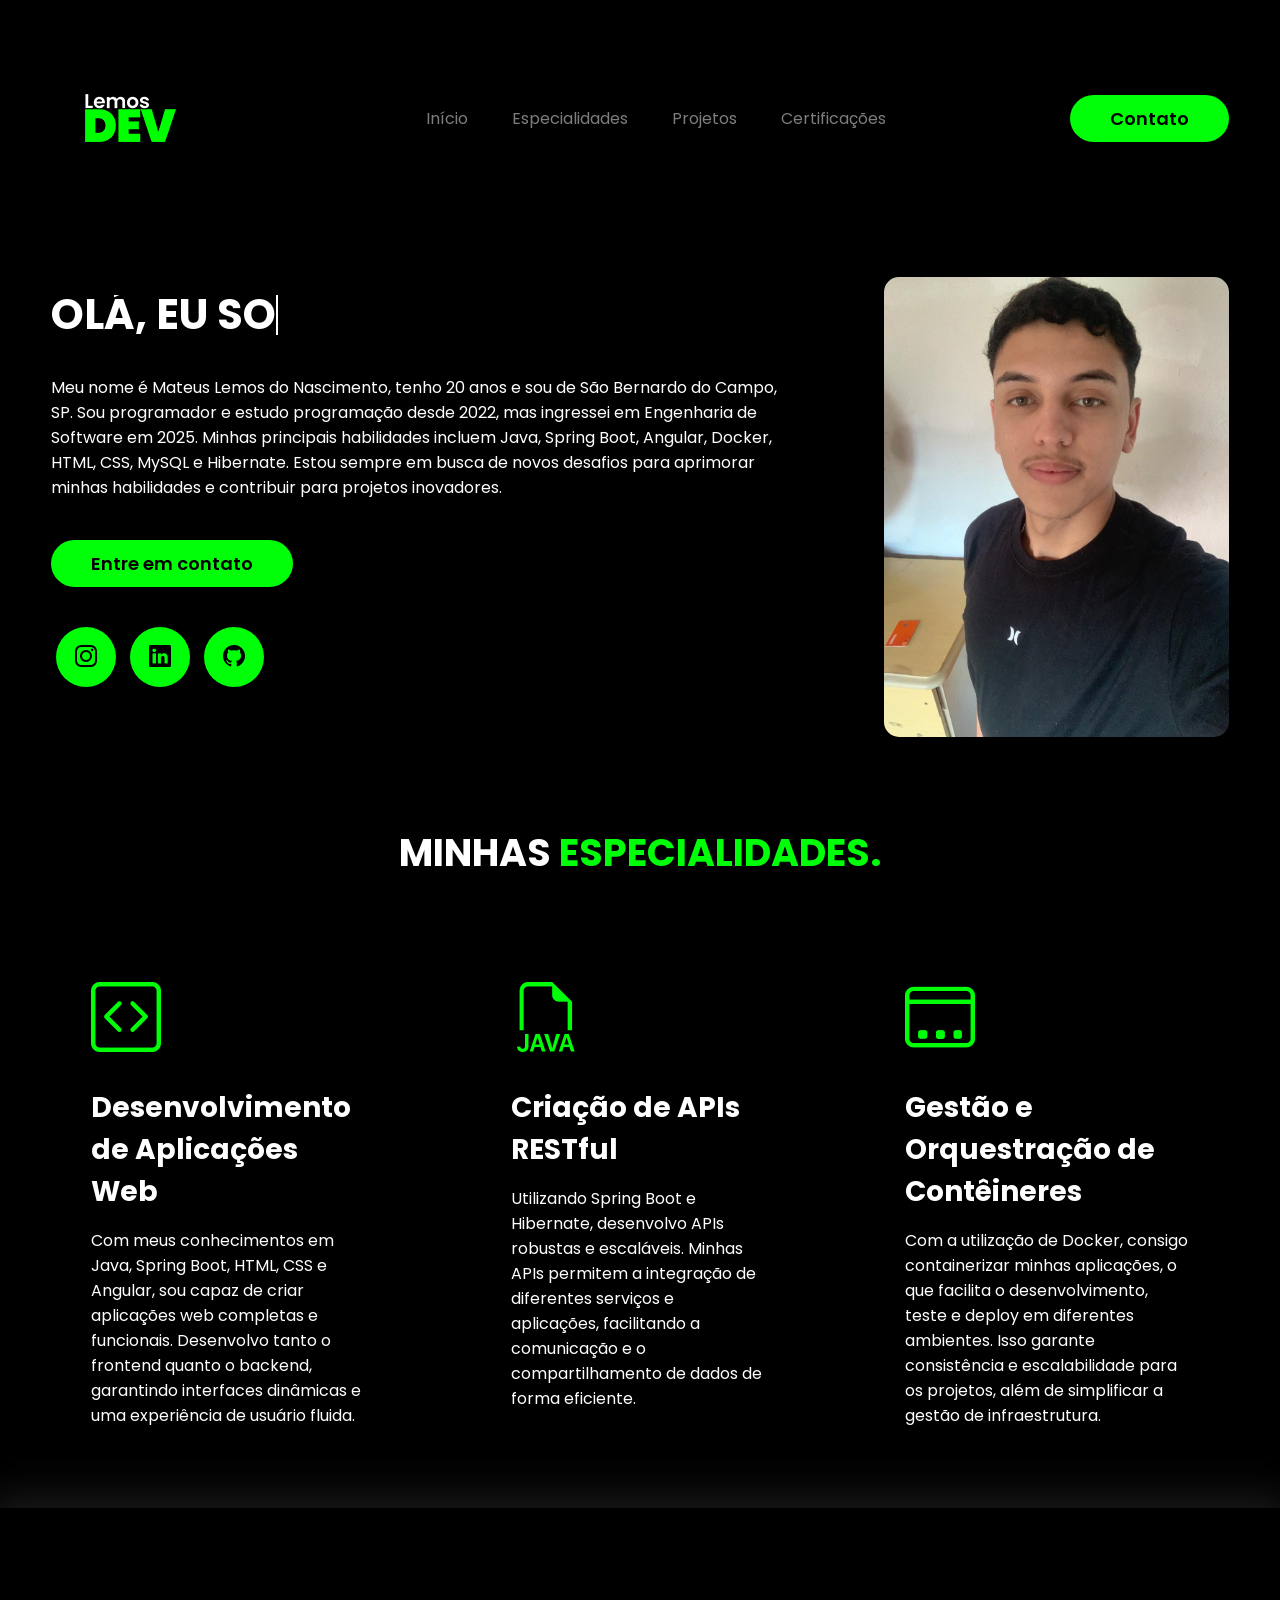
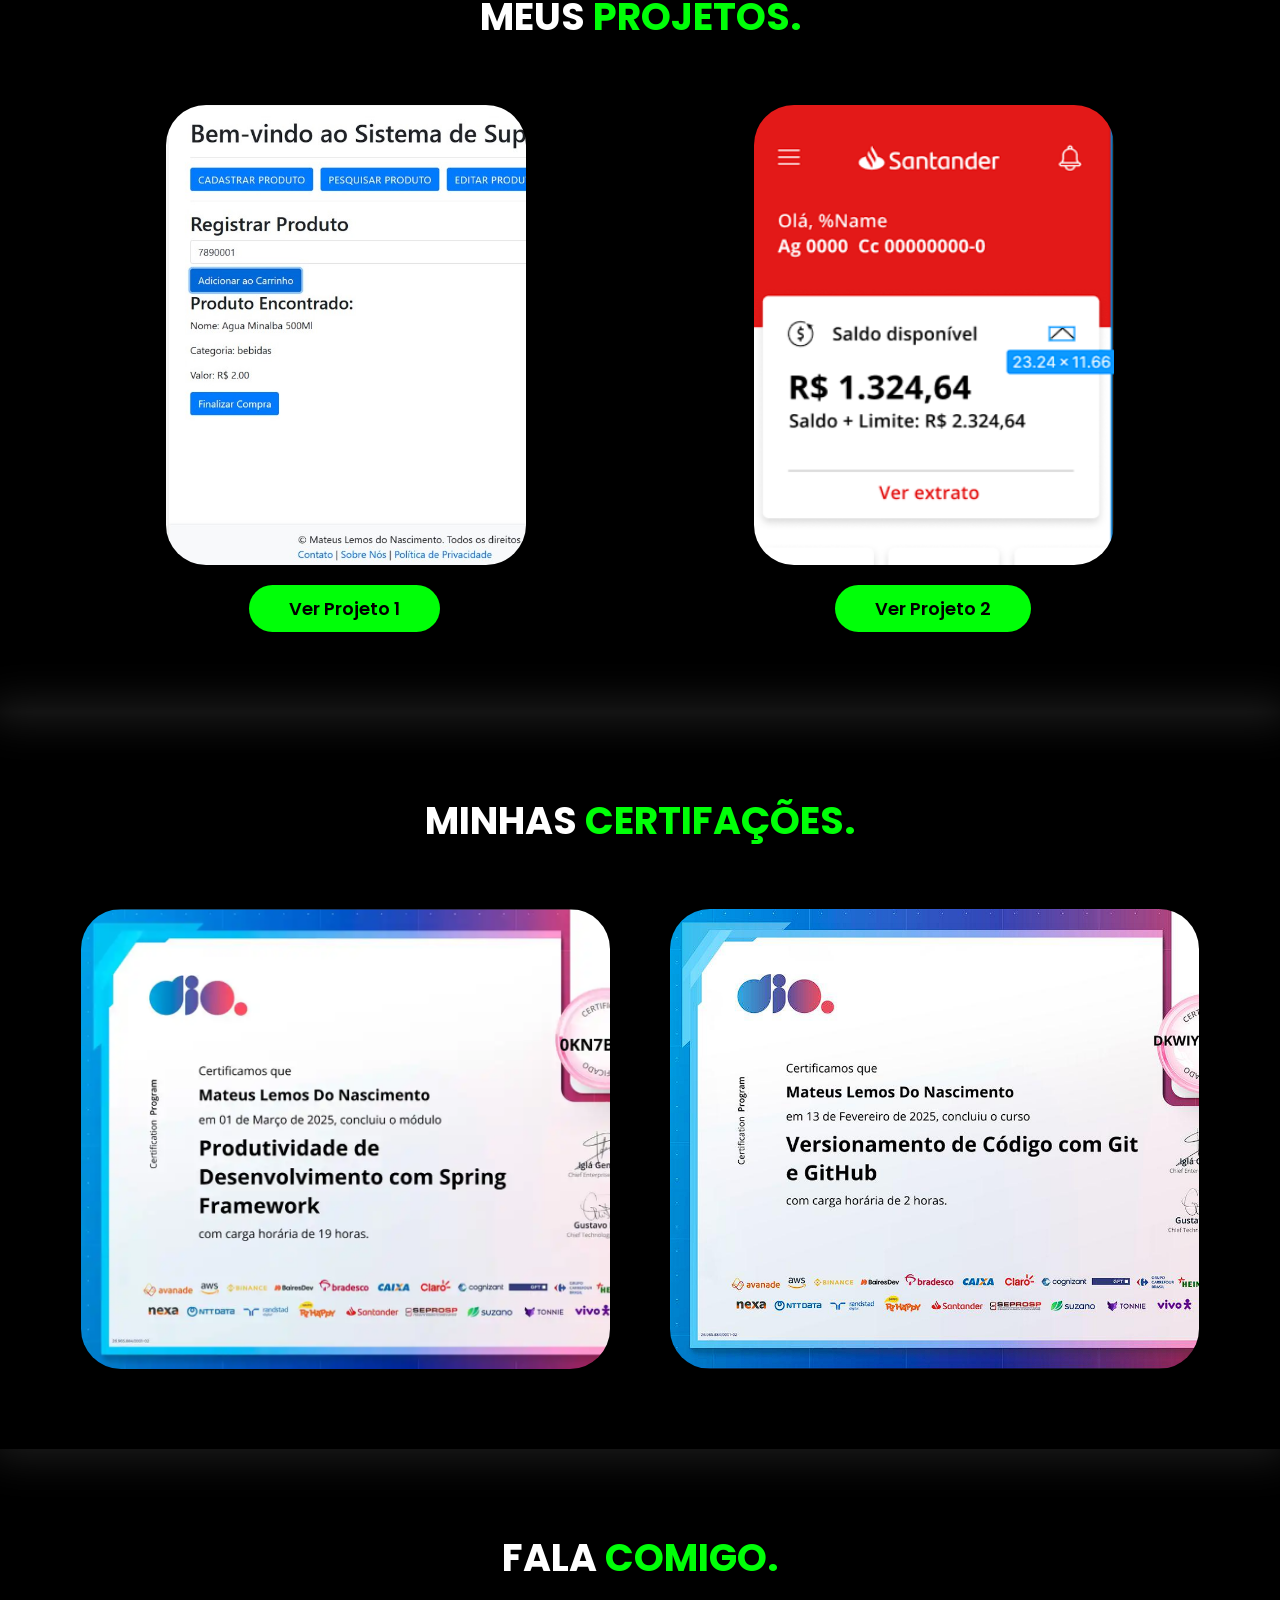
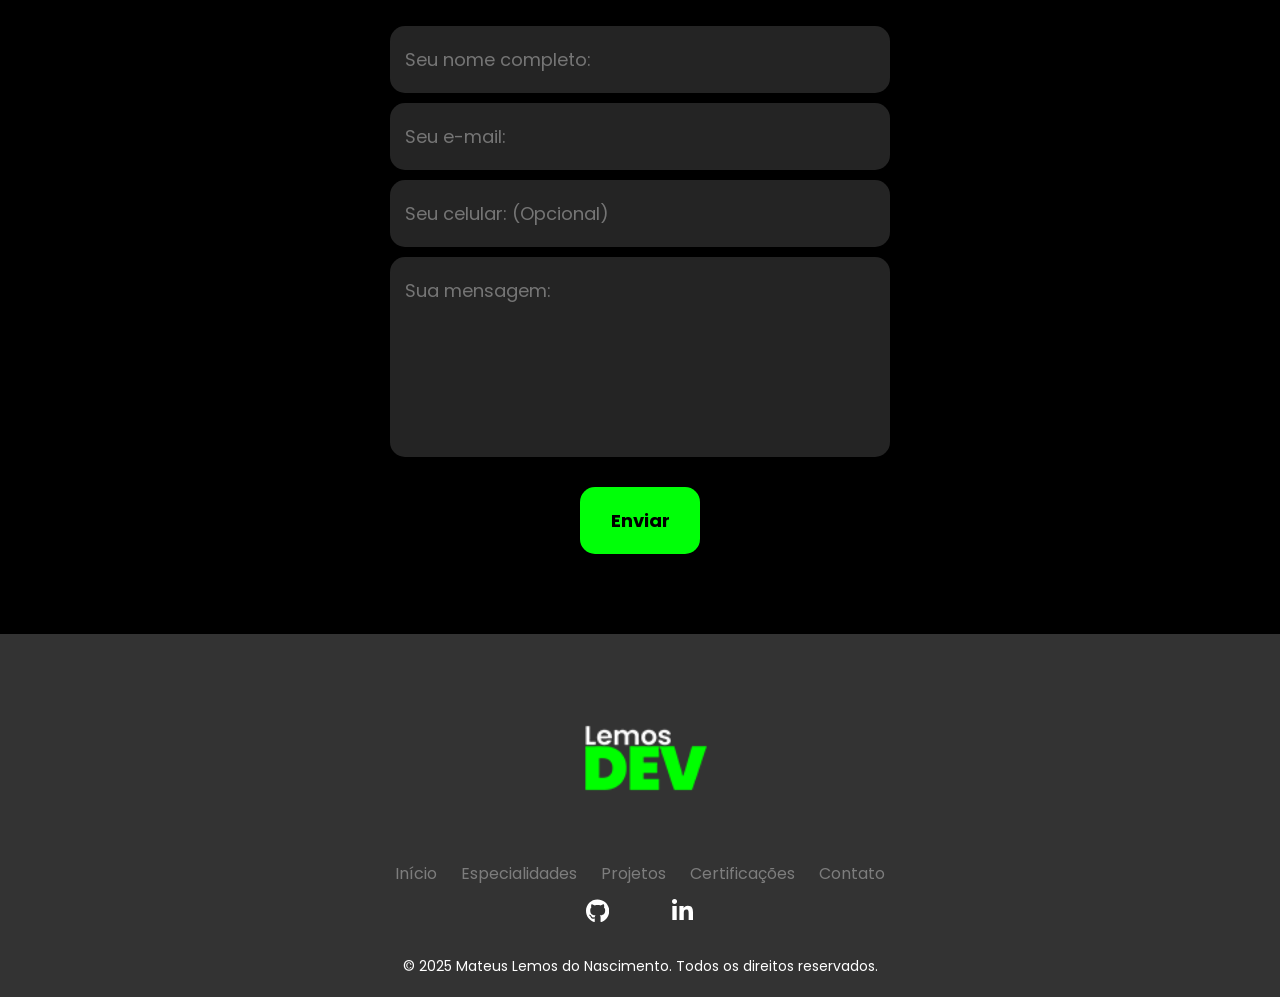
<file: index.html>
<!DOCTYPE html>
<html lang="pt-br">
<head>
    <meta charset="UTF-8">
    <meta name="viewport" content="width=device-width, initial-scale=1.0">
    <link rel="preconnect" href="https://fonts.googleapis.com">
    <link rel="preconnect" href="https://fonts.gstatic.com" crossorigin>
    <link href="https://fonts.googleapis.com/css2?family=Poppins:ital,wght@0,100;0,200;0,300;0,400;0,500;0,600;0,700;0,800;0,900;1,100;1,200;1,300;1,400;1,500;1,600;1,700;1,800;1,900&display=swap" rel="stylesheet">
    <link rel="stylesheet" href="https://cdn.jsdelivr.net/npm/bootstrap-icons@1.11.3/font/bootstrap-icons.min.css">
    <link rel="stylesheet" href="style.css">
    <link rel="icon" href="images/logo-ico.ico" type="">
    <script src="script.js" defer></script>
    <script type="text/javascript" src="https://cdn.emailjs.com/dist/email.min.js"></script>
    <script type="text/javascript">
    (function(){
        emailjs.init("wcP02yBt6HojhFTNF");
    })();
    </script>

    <title>Meu Portifólio</title>
</head>
<body>
    
    <header>
        <div class="interface">
            <div class="logo">
                <a href="index.html">
                    <img src="images/logo.png" alt="Logo">
                </a>
            </div><!-- logo -->

            <nav class="menu-desktop">
                <ul>
                    <li><a href="#topo-de-site">Início</a></li>
                    <li><a href="#especialidades">Especialidades</a></li>
                    <li><a href="#projetos">Projetos</a></li>
                    <li><a href="#certificacoes">Certificações</a></li>
                </ul>
            </nav>
            <div class="btn-contato">
                <a href="#formulario">
                    <button>Contato</button>
                </a>
            </div><!-- btn-contato -->

            <div class="btn-abrir-menu" id="btn-menu">
                <i class="bi bi-list"></i>
            </div>

            <div class="menu-mobile" id="menu-mobile">
                <div class="btn-fechar">
                    <i class="bi bi-x-lg"></i>
                </div>

                <nav>
                    <ul>
                        <li><a href="#topo-de-site">Início</a></li>
                        <li><a href="#especialidades">Especialidades</a></li>
                        <li><a href="#projetos">Projetos</a></li>
                        <li><a href="#certificacoes">Certificações</a></li>
                        <li><a href="#formulario">Contato</a></li>
                    </ul>
                </nav>
            </div><!--menu-mobile-->
            <div class="overlay-menu" id="overlay-menu"></div>
        </div><!-- interface -->
    </header>

    <main>
        <section class="topo-de-site" id="topo-de-site">
            <div class="interface">
                <div class="flex">
                    <div class="txt-topo-site">
                        <h1 id="typing-text"></h1>
                        <p>Meu nome é Mateus Lemos do Nascimento, tenho 20 anos e sou de São Bernardo do Campo, SP. Sou programador e estudo programação desde 2022, mas ingressei em Engenharia de Software em 2025. Minhas principais habilidades incluem Java, Spring Boot, Angular, Docker, HTML, CSS, MySQL e Hibernate. Estou sempre em busca de novos desafios para aprimorar minhas habilidades e contribuir para projetos inovadores.</p>
                        
                        <div class="btn-contato">
                            <a href="#formulario">
                                <button>Entre em contato</button>
                            </a> 
                        </div><!-- btn-contato -->
                    <div class="container">   
                        <div class="btn-social">
                            <a href="https://www.instagram.com/_lemoszx"><button><i class="bi bi-instagram"></i></button></a>
                            <a href="https://www.linkedin.com/in/mateus-lemos-do-nascimento-a7b616221" target="_blank" title="LinkedIn"><button><i class="bi bi-linkedin"></i></button></a>
                            <a href="https://github.com/lemosdevv"><button><i class="bi bi-github"></i></button></a>
                        </div>
                    </div> 
                        
                    </div><!-- txt-topo-site -->

                    <div class="img-topo-site">
                        <img src="images/68ece63d-f7c9-44dc-a054-4467190290a8.jpeg" alt="">
                    </div><!-- img-topo-site -->
                </div><!-- flex -->
            </div><!-- interface -->
        </section><!-- topo-de-site -->

        <section class="especialidades" id="especialidades">
            <div class="interface">
                <h2 class="titulo">MINHAS <span>ESPECIALIDADES.</span></h2>
                <div class="flex">
                    <div class="especialidades-box">
                        <i class="bi bi-code-square"></i>
                        <h3>Desenvolvimento de Aplicações Web</h3>
                        <p>Com meus conhecimentos em Java, Spring Boot, HTML, CSS e Angular, sou capaz de criar aplicações web completas e funcionais. Desenvolvo tanto o frontend quanto o backend, garantindo interfaces dinâmicas e uma experiência de usuário fluida.</p>
                    </div><!-- especialidades-box -->
                    
                    <div class="especialidades-box">
                        <i class="bi bi-filetype-java"></i>
                        <h3>Criação de APIs RESTful</h3>
                        <p>Utilizando Spring Boot e Hibernate, desenvolvo APIs robustas e escaláveis. Minhas APIs permitem a integração de diferentes serviços e aplicações, facilitando a comunicação e o compartilhamento de dados de forma eficiente.</p>
                    </div><!-- especialidades-box -->

                    <div class="especialidades-box">
                        <i class="bi bi-window-dock"></i>
                        <h3>Gestão e Orquestração de Contêineres</h3>
                        <p>Com a utilização de Docker, consigo containerizar minhas aplicações, o que facilita o desenvolvimento, teste e deploy em diferentes ambientes. Isso garante consistência e escalabilidade para os projetos, além de simplificar a gestão de infraestrutura.</p>
                    </div><!-- especialidades-box -->
                </div><!-- flex -->
            </div><!-- interface -->
        </section><!-- especialidades -->

        <section class="projetos" id="projetos">
            <div class="interface">
                <h2 class="titulo">MEUS <span>PROJETOS.</span></h2>
                <div class="flex">
                    <div class="img-projeto" style="background-image: url(images/WhatsApp\ Image\ 2025-02-25\ at\ 00.32.25.jpeg);">
                        <div class="overlay">Aplicação web para gerenciar produtos e transações de um supermercado.</div>
                    </div>

                    <div class="img-projeto" style="background-image: url(images/Capturar.PNG);">
                        <div class="overlay">Java RESTful API criada para a Santander</div>
                    </div>
                </div><!-- flex -->
              
                <div class="btn-visualizar">
                    <a href="projeto1.html">
                        <button class="visualizar-btn">Ver Projeto 1</button>
                    </a>
                    <a href="projeto2.html">
                        <button class="visualizar-btn">Ver Projeto 2</button>
                    </a>
                </div><!-- btn-visualizar -->
            </div><!-- interface -->
        </section><!-- projetos -->

        <section class="certificacoes" id="certificacoes">
            <div class="interface">
                <h2 class="titulo">MINHAS <span>CERTIFAÇÕES.</span></h2>
                <div class="flex">
                    <div class="img-certificado" style="background-image: url(images/certificdo\ spring\ framework.PNG);">
                    </div>

                    <div class="img-certificado" style="background-image: url(images/certificado-git.PNG);">
                    </div>
                </div><!-- flex -->
            </div><!-- interface -->
        </section><!--certificacoes-->

        <section class="formulario" id="formulario">
            <div class="interface">
                <h2 class="titulo">FALA <span>COMIGO.</span></h2>
        
                <form id="contact-form" onsubmit="sendEmail(event)">
                    <input type="text" name="nome" id="nome" placeholder="Seu nome completo:" required>
                    <input type="email" name="email" id="email" placeholder="Seu e-mail:" required>
                    <input type="text" name="celular" id="celular" placeholder="Seu celular: (Opcional)">
                    <textarea name="mensagem" id="mensagem" cols="30" rows="10" placeholder="Sua mensagem:" required></textarea>
                    <div class="btn-enviar"><input type="submit" value="Enviar"></div>
                </form>
            </div><!--interface-->
        </section>
        <footer>
            <div class="interface">
                <div class="footer-content">
                    <div class="footer-logo">
                        <img src="images/logo.png" alt="Logo">
                    </div>
                    <div class="footer-menu">
                        <ul>
                            <li><a href="#topo-de-site">Início</a></li>
                            <li><a href="#especialidades">Especialidades</a></li>
                            <li><a href="#projetos">Projetos</a></li>
                            <li><a href="#certificacoes">Certificações</a></li>
                            <li><a href="#formulario">Contato</a></li>
                        </ul>
                    </div>
                    
                <div class="card">
                    <a class="social-link1" href="https://github.com/lemosdevv" target="_blank">
                        <svg xmlns="http://www.w3.org/2000/svg" fill="#fff" height="1em" viewBox="0 0 496 512">
                          <path d="M165.9 397.4c0 2-2.3 3.6-5.2 3.6-3.3.3-5.6-1.3-5.6-3.6 0-2 2.3-3.6 5.2-3.6 3-.3 5.6 1.3 5.6 3.6zm-31.1-4.5c-.7 2 1.3 4.3 4.3 4.9 2.6 1 5.6 0 6.2-2s-1.3-4.3-4.3-5.2c-2.6-.7-5.5.3-6.2 2.3zm44.2-1.7c-2.9.7-4.9 2.6-4.6 4.9.3 2 2.9 3.3 5.9 2.6 2.9-.7 4.9-2.6 4.6-4.6-.3-1.9-3-3.2-5.9-2.9zM244.8 8C106.1 8 0 113.3 0 252c0 110.9 69.8 205.8 169.5 239.2 12.8 2.3 17.3-5.6 17.3-12.1 0-6.2-.3-40.4-.3-61.4 0 0-70 15-84.7-29.8 0 0-11.4-29.1-27.8-36.6 0 0-22.9-15.7 1.6-15.4 0 0 24.9 2 38.6 25.8 21.9 38.6 58.6 27.5 72.9 20.9 2.3-16 8.8-27.1 16-33.7-55.9-6.2-112.3-14.3-112.3-110.5 0-27.5 7.6-41.3 23.6-58.9-2.6-6.5-11.1-33.3 2.6-67.9 20.9-6.5 69 27 69 27 20-5.6 41.5-8.5 62.8-8.5s42.8 2.9 62.8 8.5c0 0 48.1-33.6 69-27 13.7 34.7 5.2 61.4 2.6 67.9 16 17.7 25.8 31.5 25.8 58.9 0 96.5-58.9 104.2-114.8 110.5 9.2 7.9 17 22.9 17 46.4 0 33.7-.3 75.4-.3 83.6 0 6.5 4.6 14.4 17.3 12.1C428.2 457.8 496 362.9 496 252 496 113.3 383.5 8 244.8 8z"/>
                        </svg>
                      </a>
                      
                      <a class="social-link2" href="https://www.linkedin.com/in/mateus-lemos-do-nascimento-a7b616221/" target="_blank">
                        <svg xmlns="http://www.w3.org/2000/svg" height="1em" viewBox="0 0 448 512" fill="#fff">
                          <path d="M100.28 448H7.4V148.9h92.88zM53.79 108.1C24.09 108.1 0 83.5 0 53.8a53.79 53.79 0 0 1 107.58 0c0 29.7-24.1 54.3-53.79 54.3zM447.9 448h-92.68V302.4c0-34.7-.7-79.2-48.29-79.2-48.29 0-55.69 37.7-55.69 76.7V448h-92.78V148.9h89.08v40.8h1.3c12.4-23.5 42.69-48.3 87.88-48.3 94 0 111.28 61.9 111.28 142.3V448z"/>
                        </svg>
                      </a>
                      
                    </div>             
                </div>
                <div class="footer-bottom">
                    <p>&copy; 2025 Mateus Lemos do Nascimento. Todos os direitos reservados.</p>
                </div>
            </div>
        </footer>
        
    </main>
    </main>

</body>
</html>
</file>
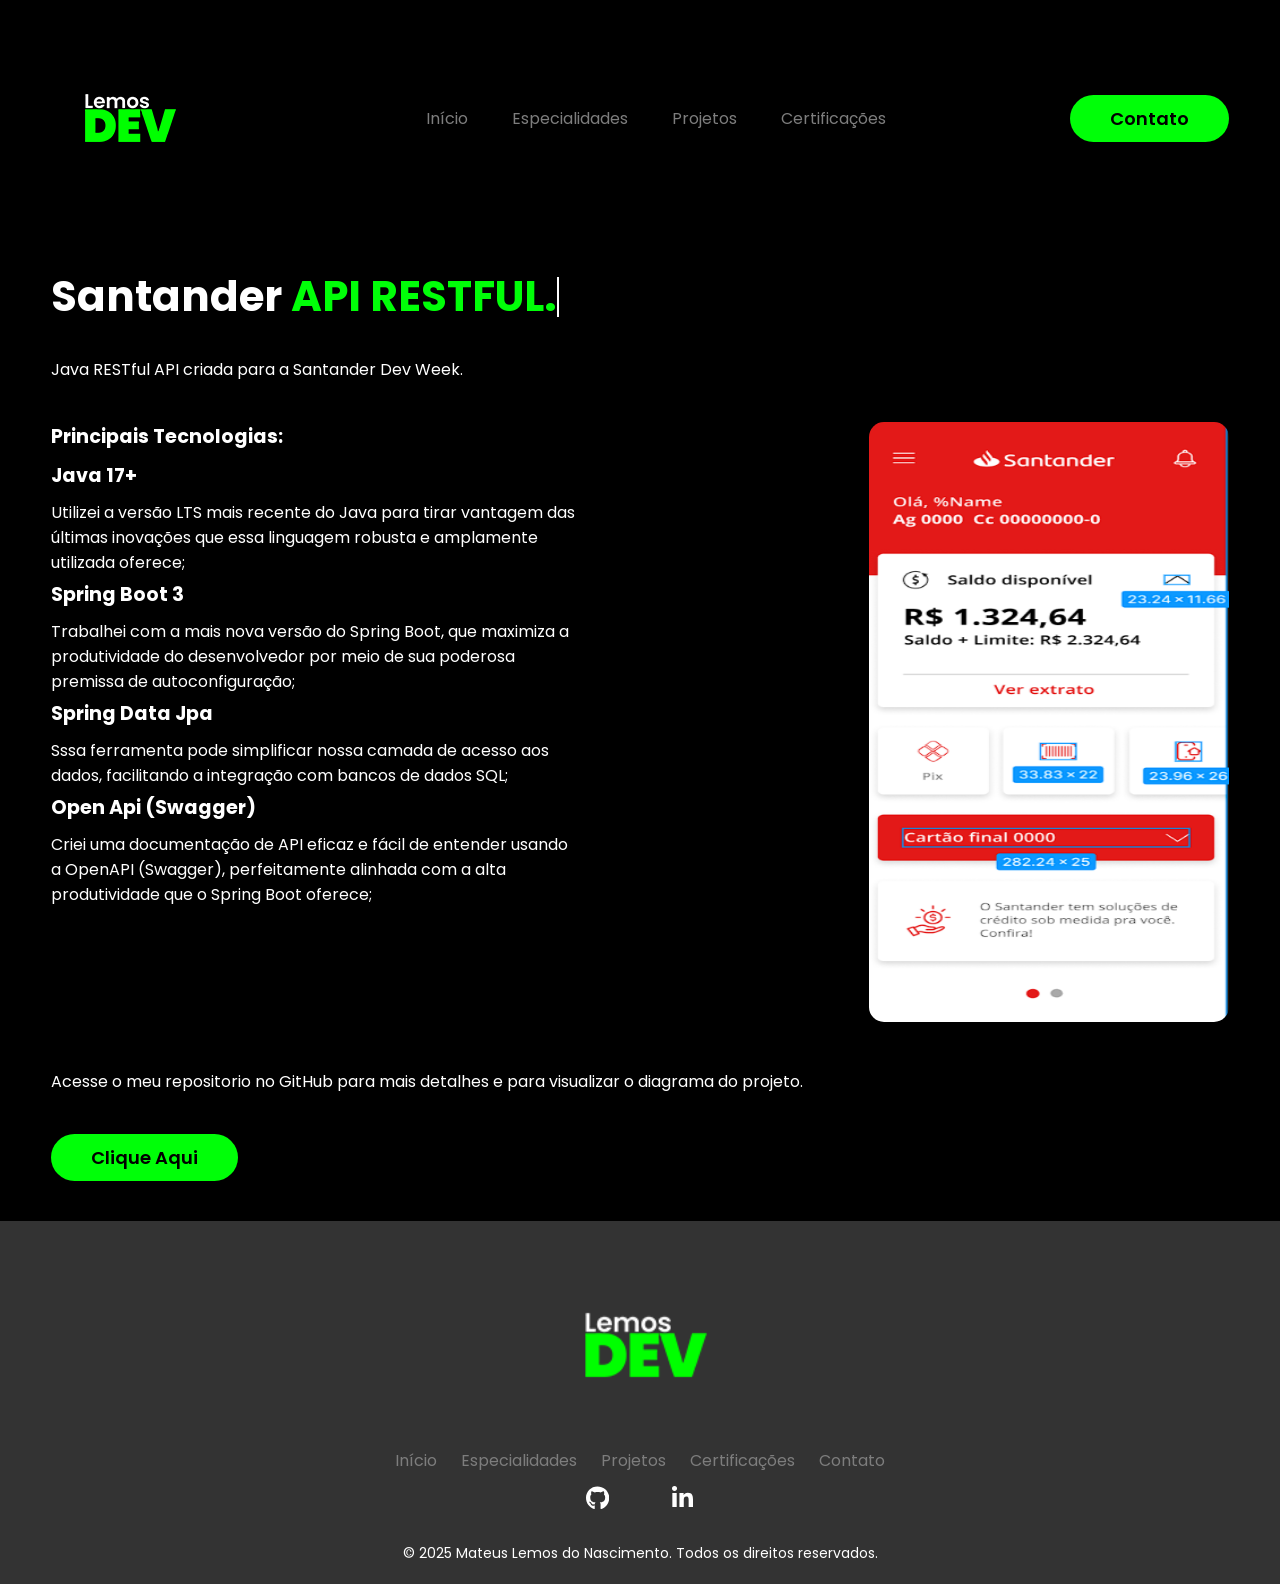
<file: projeto2.html>
<!DOCTYPE html>
<html lang="pt-br">
<head>
    <meta charset="UTF-8">
    <meta name="viewport" content="width=device-width, initial-scale=1.0">
    <link rel="preconnect" href="https://fonts.googleapis.com">
    <link rel="preconnect" href="https://fonts.gstatic.com" crossorigin>
    <link href="https://fonts.googleapis.com/css2?family=Poppins:ital,wght@0,100;0,200;0,300;0,400;0,500;0,600;0,700;0,800;0,900;1,100;1,200;1,300;1,400;1,500;1,600;1,700;1,800;1,900&display=swap" rel="stylesheet">
    <link rel="stylesheet" href="https://cdn.jsdelivr.net/npm/bootstrap-icons@1.11.3/font/bootstrap-icons.min.css">
    <link rel="stylesheet" href="style.css">
    <script src="script.js" defer></script>
    <link rel="icon" href="images/logo-ico.ico" type="">
    <title>Santande API Restful</title>
</head>
<body>
    <header>
        <div class="interface">
            <div class="logo">
                <a href="index.html">
                    <img src="images/logo.png" alt="Logo">
                </a>
            </div><!-- logo -->

            <nav class="menu-desktop">
                <ul>
                    <li><a href="index.html">Início</a></li>
                    <li><a href="index.html#especialidades">Especialidades</a></li>
                    <li><a href="index.html#projetos">Projetos</a></li>
                    <li><a href="index.html#certificacoes">Certificações</a></li>
                </ul>
            </nav>
            <div class="btn-contato">
                <a href="index.html#formulario">
                    <button>Contato</button>
                </a>
            </div><!-- btn-contato -->

            <div class="btn-abrir-menu" id="btn-menu">
                <i class="bi bi-list"></i>
            </div>

            <div class="menu-mobile" id="menu-mobile">
                <div class="btn-fechar">
                    <i class="bi bi-x-lg"></i>
                </div>

                <nav>
                    <ul>
                        <li><a href="index.html">Início</a></li>
                        <li><a href="index.html#especialidades">Especialidades</a></li>
                        <li><a href="index.html#projetos">Projetos</a></li>
                        <li><a href="index.html#certificacoes">Certificações</a></li>
                        <li><a href="index.html#formulario">Contato</a></li>
                    </ul>
                </nav>
            </div><!--menu-mobile-->
            <div class="overlay-menu" id="overlay-menu"></div>
        </div><!-- interface -->
    </header>

    <main>
        <section class="topo-de-site" id="topo-de-site">
            <div class="interface">
                <div class="flex">
                    <div class="txt-topo-site">
                        <h1>Santander <span>API RESTFUL.</span></h1>
                        <p>Java RESTful API criada para a Santander Dev Week.</p>

                        <div class="project-details">
                            <div class="project-section">
                                <h3>Principais Tecnologias:</h3>
                                <ul>
                                    <li><a><h3>Java 17+</h3>Utilizei a versão LTS mais recente do Java para tirar vantagem das últimas inovações que essa linguagem robusta e amplamente utilizada oferece;</a></li>
                                    <li><a><h3>Spring Boot 3</h3>Trabalhei com a mais nova versão do Spring Boot, que maximiza a produtividade do desenvolvedor por meio de sua poderosa premissa de autoconfiguração;</a></li>
                                    <li><a><h3>Spring Data Jpa</h3> Sssa ferramenta pode simplificar nossa camada de acesso aos dados, facilitando a integração com bancos de dados SQL;</a></li>
                                    <li><a><h3>Open Api (Swagger)</h3> Criei uma documentação de API eficaz e fácil de entender usando a OpenAPI (Swagger), perfeitamente alinhada com a alta produtividade que o Spring Boot oferece;</a></li>
                                </ul>
                            </div>
                            <div class="img-topo-site-projeto2">
                                <img src="images/Capturar.PNG" alt="">
                            </div><!-- img-topo-site -->
                        </div>
                        <p>Acesse o meu repositorio no GitHub para mais detalhes e para visualizar o diagrama do projeto.</p>

                        <div class="btn-contato">
                            <a href="https://github.com/lemosdevv/supermercado">
                                <button>Clique Aqui</button>
                            </a> 
                        </div><!-- btn-contato -->

                </div><!-- flex -->
            </div><!-- interface -->
        </section><!-- topo-de-site -->
        
        <footer>
            <div class="interface">
                <div class="footer-content">
                    <div class="footer-logo">
                        <img src="images/logo.png" alt="Logo">
                    </div>
                    <div class="footer-menu">
                        <ul>
                            <li><a href="index.html">Início</a></li>
                            <li><a href="index.html#especialidades">Especialidades</a></li>
                            <li><a href="index.html#projetos">Projetos</a></li>
                            <li><a href="index.html#certificacoes">Certificações</a></li>
                            <li><a href="index.html#formulario">Contato</a></li>
                        </ul>
                    </div>
                    <div class="card">
                        <a class="social-link1" href="https://github.com/lemosdevv" target="_blank">
                            <svg xmlns="http://www.w3.org/2000/svg" fill="#fff" height="1em" viewBox="0 0 496 512">
                              <path d="M165.9 397.4c0 2-2.3 3.6-5.2 3.6-3.3.3-5.6-1.3-5.6-3.6 0-2 2.3-3.6 5.2-3.6 3-.3 5.6 1.3 5.6 3.6zm-31.1-4.5c-.7 2 1.3 4.3 4.3 4.9 2.6 1 5.6 0 6.2-2s-1.3-4.3-4.3-5.2c-2.6-.7-5.5.3-6.2 2.3zm44.2-1.7c-2.9.7-4.9 2.6-4.6 4.9.3 2 2.9 3.3 5.9 2.6 2.9-.7 4.9-2.6 4.6-4.6-.3-1.9-3-3.2-5.9-2.9zM244.8 8C106.1 8 0 113.3 0 252c0 110.9 69.8 205.8 169.5 239.2 12.8 2.3 17.3-5.6 17.3-12.1 0-6.2-.3-40.4-.3-61.4 0 0-70 15-84.7-29.8 0 0-11.4-29.1-27.8-36.6 0 0-22.9-15.7 1.6-15.4 0 0 24.9 2 38.6 25.8 21.9 38.6 58.6 27.5 72.9 20.9 2.3-16 8.8-27.1 16-33.7-55.9-6.2-112.3-14.3-112.3-110.5 0-27.5 7.6-41.3 23.6-58.9-2.6-6.5-11.1-33.3 2.6-67.9 20.9-6.5 69 27 69 27 20-5.6 41.5-8.5 62.8-8.5s42.8 2.9 62.8 8.5c0 0 48.1-33.6 69-27 13.7 34.7 5.2 61.4 2.6 67.9 16 17.7 25.8 31.5 25.8 58.9 0 96.5-58.9 104.2-114.8 110.5 9.2 7.9 17 22.9 17 46.4 0 33.7-.3 75.4-.3 83.6 0 6.5 4.6 14.4 17.3 12.1C428.2 457.8 496 362.9 496 252 496 113.3 383.5 8 244.8 8z"/>
                            </svg>
                          </a>
                          
                          <a class="social-link2" href="https://www.linkedin.com/in/mateus-lemos-do-nascimento-a7b616221/" target="_blank">
                            <svg xmlns="http://www.w3.org/2000/svg" height="1em" viewBox="0 0 448 512" fill="#fff">
                              <path d="M100.28 448H7.4V148.9h92.88zM53.79 108.1C24.09 108.1 0 83.5 0 53.8a53.79 53.79 0 0 1 107.58 0c0 29.7-24.1 54.3-53.79 54.3zM447.9 448h-92.68V302.4c0-34.7-.7-79.2-48.29-79.2-48.29 0-55.69 37.7-55.69 76.7V448h-92.78V148.9h89.08v40.8h1.3c12.4-23.5 42.69-48.3 87.88-48.3 94 0 111.28 61.9 111.28 142.3V448z"/>
                            </svg>
                          </a>
                          
                    </div>
                </div>
                <div class="footer-bottom">
                    <p>&copy; 2025 Mateus Lemos do Nascimento. Todos os direitos reservados.</p>
                </div>
            </div>
        </footer>
    </main>

</body>
</html>
</file>
<file: style.css>
/* Estilo Geral */
* {
  margin: 0;
  padding: 0;
  box-sizing: border-box;
  font-family: "Poppins", sans-serif;
}


body {
  background-color: #000;
  height: 100vh;
}

.interface {
  max-width: 1280px;
  margin: 0 auto;
}

.flex {
  display: flex;
}

.btn-contato button {
  padding: 10px 40px;
  font-size: 18px;
  font-weight: 600;
  background-color: #00ff08;
  border: 0;
  border-radius: 30px;
  cursor: pointer;
}

button:hover,
form .btn-enviar input:hover {
  box-shadow: 0px 0px 8px #00ff0868;
  transform: scale(1.05);
  transition: 2s;
}

h2.titulo {
  color: #fff;
  font-size: 38px;
  text-align: center;
}

h2.titulo span {
  color: #00ff08;
}

.btn-abrir-menu{
  display: none;
}

/* Estilo do cabeçalho */
.btn-contato {
  opacity: 0;
  transform: translateY(50px);
  animation: fadeInUp 5s forwards;
}

.logo {
  opacity: 0;
  transform: translateY(50px);
  animation: fadeInUp 5s forwards;
}

.menu-desktop {
  opacity: 0;
  transform: translateY(50px);
  animation: fadeInUp 5s forwards;
}


@keyframes fadeInUp {
  to {
      opacity: 1;
      transform: translateY(0);
  }
}

header {
  padding: 40px 4%;
}

header > .interface {
  display: flex;
  align-items: center;
  justify-content: space-between;
}

header a {
  color: #7d7d7d;
  text-decoration: none;
  display: inline-block;
  transition: 0.2s;
}

header nav.menu-desktop a:hover {
  color: #fff;
  transform: scale(1.05);
}

header nav.menu-desktop ul {
  list-style-type: none;
}

header nav.menu-desktop ul li {
  display: inline-block;
  margin-left: 40px;
}

.logo img{
  cursor: pointer;
}

.logo img:hover {
  transform: scale(1.05);
  transition: 2s;
}


/* Estilo do Menu-Mobile */
.btn-abrir-menu i{
  color: #00ff08;
  font-size: 40px;
}

.menu-mobile{
  background-color: #000;
  height: 100vh;
  position: fixed;
  top: 0;
  right: 0;
  z-index: 99999;
  width: 0%;
  overflow: hidden;
  transition: .2s;
}

.menu-mobile.abrir-menu{
  width: 70%;
}

.menu-mobile.abrir-menu ~ .overlay-menu{
  display: block;
}

.menu-mobile nav ul{
  text-align: right;

}

.menu-mobile nav ul li a{
  color: #fff;
  font-size: 20px;
  font-weight: 300;
  padding: 20px 8%;
  display: block;
}

.menu-mobile nav ul li a:hover{
  background-color: #00ff08;
  color: #000;
}

.menu-mobile .btn-fechar{
  padding: 20px 5%;
}

.menu-mobile .btn-fechar i{
  color: #00ff08;
  font-size: 30px;
}

.overlay-menu{
  background-color: #000000a7;
  width: 100%;
  height: 100%;
  position: fixed;
  top: 0;
  left: 0;
  z-index: 88888;
  display: none;
}

/* Estilo do Topo */
.topo-de-site {
  opacity: 0;
  transform: translateY(50px);
  animation: fadeInUp 5s forwards;
}

@keyframes fadeInUp {
  to {
      opacity: 1;
      transform: translateY(0);
  }
}

section.topo-de-site {
  padding: 40px 4%;
}

section.topo-de-site .flex {
  align-items: center;
  justify-content: center;
  gap: 90px;
}

.topo-de-site h1 {
  color: #fff;
  font-size: 42px;
  line-height: 40px;
  white-space: nowrap; 
  overflow: hidden; 
  border-right: 2px solid;
  width: fit-content; 
  animation: blink 0.7s step-end infinite;
}

@keyframes blink {
  50% {
      border-color: transparent;
  }
}

.topo-de-site .txt-topo-site h1 span {
  color: #00ff08;
}

.topo-de-site .txt-topo-site p {
  color: #fff;
  margin: 40px 0;
}

.topo-de-site .img-topo-site img {
  height: 460px;
  border-radius: 15px;
  position: relative;
  animation: flutuar 2s ease-in-out infinite alternate;
}

@keyframes flutuar {
  0% {
    top: 0;
  }

  100% {
    top: 30px;
  }
}

.topo-de-site .txt-topo-site .btn-social {
  padding: 40px 0%;
}
.topo-de-site .txt-topo-site .btn-social button {
  width: 60px;
  height: 60px;
  border-radius: 50%;
  border: none;
  background-color: #00ff08;
  font-size: 22px;
  cursor: pointer;
  margin: 0 5px;
  transition: 0.2s;
}



/* Estilo das Especialidades*/
.especialidades {
  opacity: 0;
  transform: translateX(-100px);
  transition: opacity 5s, transform 5s;
}

.especialidades.animate {
  opacity: 1;
  transform: translateX(0);
}



section.especialidades {
  padding: 40px 4%;
}

section.especialidades .flex {
  gap: 60px;
}

.especialidades .especialidades-box {
  color: #fff;
  padding: 40px;
  border-radius: 20px;
  margin-top: 45px;
  transition: 0.2s;
}

.especialidades .especialidades-box:hover {
  transform: scale(1.05);
  box-shadow: 0 0 20px #ffffff5a;
}

.especialidades .especialidades-box i {
  font-size: 70px;
  color: #00ff08;
}
.especialidades .especialidades-box h3 {
  font-size: 28px;
  margin: 15px 0;
}

/* Estilo dos projetos*/
.projetos {
  opacity: 0;
  transform: translateX(50px); 
  transition: opacity 8s, transform 8s; 
}

.projetos.animate {
  opacity: 1;
  transform: translateX(0); 
}

section.projetos {
  padding: 80px 4%;
  box-shadow: 0 0 40px 10px #ffffff1d;
}

section.projetos .flex {
  justify-content: space-around;
  margin-top: 60px;
}

.img-projeto {
  width: 360px;
  height: 460px;
  background-size: cover;
  background-position: 100 0;
  transition: 8s;
  cursor: pointer;
  border-radius: 40px;
  position: relative;
}

.img-projeto:hover {
  background-position: 100% 100%;
}

.overlay {
  position: absolute;
  top: 0;
  left: 0;
  width: 100%;
  height: 100%;
  background-color: #000000b8;
  border-radius: 40px;
  display: flex;
  align-items: center;
  justify-content: center;
  font-size: 24px;
  font-weight: 600;
  color: #fff;
  opacity: 0;
  transition: 0.5s;
}

.overlay:hover {
  opacity: 1;
}

.btn-visualizar {
  display: flex;
  justify-content: space-around;
  text-align: center; 
  margin-top: 20px; 

}

.btn-visualizar a {
  text-decoration: none; 
  margin: 0 10px; 
}

.visualizar-btn {
  padding: 10px 40px;
  font-size: 18px;
  font-weight: 600; 
  background-color: #00ff08; 
  border: 0; 
  border-radius: 30px; 
  cursor: pointer;
  transition: .2s; 
}


.btn-visualizar button:hover{
  box-shadow: 0px 0px 8px #00ff0868;
  transform: scale(1.05);
  transition: 2s;
}

/* Estilo das certificações */

.certificacoes {
  opacity: 0;
  transform: translateX(50px); 
  transition: opacity 8s, transform 8s; 
}

.certificacoes.animate {
  opacity: 1;
  transform: translateX(0); 
}

section.certificacoes {
  padding: 80px 4%;
  box-shadow: 0 0 40px 10px #ffffff1d;
}

section.certificacoes .flex {
  justify-content: space-around;
  margin-top: 60px;
}
.img-certificado-wrapper {
  margin: 20px; /* Adiciona espaçamento ao redor do contêiner da imagem */
  display: inline-block; /* Mantém as imagens lado a lado */
}
.img-certificado {
  width: 650px;
  height: 460px;
  background-size: cover;
  background-position: 100 0;
  transition: 8s;
  cursor: pointer;
  border-radius: 40px;
  margin: auto 30px;
}

.img-certificado:hover {
  transform: scale(1.20);
  transition: 2s;
  z-index: 99999;
}



/* Estilo dos formularios*/
.formulario {
  opacity: 0;
  transform: translateY(-50px); 
  transition: opacity 5s, transform 5s; 
}

.formulario.animate {
  opacity: 1;
  transform: translateY(0);
}
section.formulario {
  padding: 80px 4%;
}

form {
  max-width: 500px;
  margin: 0 auto;
  display: flex;
  justify-content: center;
  flex-direction: column;
  gap: 10px;
  margin-top: 40px;
}

form input,
form textarea {
  width: 100%;
  background-color: #242424;
  border: 0;
  outline: 0;
  padding: 20px 15px;
  border-radius: 15px;
  color: #fff;
  font-size: 18px;
}

form textarea {
  resize: none;
  max-height: 200px;
}

form .btn-enviar {
  margin-top: 20px;
  text-align: center;
}

form .btn-enviar input {
  width: 120px;
  background-color: #00ff08;
  color: #000;
  font-weight: 700;
  cursor: pointer;
  transition: 0.2s;
}

/* Rodapé */
footer {
  background-color: #333;
  color: #fff;
  padding: 20px 0;
  text-align: center;
}

.footer-content {
  display: flex;
  flex-direction: column;
  align-items: center;
}

.footer-logo img {
  width: 200px;
  margin-bottom: 0px;
}

.footer-menu ul {
  list-style: none;
  padding: 0;
}

.footer-menu ul li {
  display: inline;
  margin: 0 10px;
}

.footer-menu ul li a {
  color: #7d7d7d;
  text-decoration: none;
  display: inline-block;
  transition: 0.2s;
}

.footer-menu ul li a:hover{
  color: #fff;
  transform: scale(1.05);
}

.card {
  display: flex;
  height: 30px;
  width: 270px;
}

.card {
  display: flex;
  justify-content: center; 
  align-items: center; 
  height: 50px;
  width: 300px;
  gap: 10px; 
}


.card .social-link1,.card .social-link2 {
  position: relative;
  display: flex;
  align-items: center;
  justify-content: center;
  width: 25%;
  color: whitesmoke;
  font-size: 24px;
  text-decoration: none;
  transition: 0.25s;
  border-radius: 50px;
}

.card svg {
  transform: scale(1);
}

.card .social-link1:hover {
  background-color: #1a1e22;
  animation: bounce_613 0.4s linear;
}

.card .social-link2:hover {
  background-color: #0a66c2;
  animation: bounce_613 0.4s linear;
}


@keyframes bounce_613 {
  40% {
    transform: scale(1.4);
  }

  60% {
    transform: scale(0.8);
  }

  80% {
    transform: scale(1.2);
  }

  100% {
    transform: scale(1);
  }
}

.footer-bottom {
  margin-top: 20px;
  font-size: 14px;
}




/* Mobile */

@media screen and (max-width: 1020px) {
  .menu-desktop,
  .btn-contato {
    display: none;
  }

  /* Classes gerais */
  .flex {
    flex-direction: column;
  }

  .topo-de-site .flex {
    flex-direction: column-reverse;
  }

  h2.titulo {
    font-size: 34px;
    line-height: 30px;
  }
  

  /* Topo do site */
  section.topo-de-site .flex {
    gap: 40px;
  }

  .topo-de-site h1 {
    font-size: 30px;
  }

  section.topo-de-site {
    padding: 20px 8%;
  }

  .topo-de-site .img-topo-site img {
    width: 100%;
  }

  /* Especialidade */
  section.especialidade {
    padding: 40px 8%;
  }

  /* Projeto */

  .img-projeto{
    width: 100%;
    max-width: 360px;
    margin: 0 auto;
  }

  section.projetos .flex{
    gap: 60px;
  }

  .btn-abrir-menu{
    display: block; 
  }

  /* Certificações */

  .img-certificado {
    width: 100%;
    max-width: 600px;
    margin: 0 auto;
    background-size: contain;
    background-position: center;
    background-repeat: no-repeat;
    border-radius: 30px;
}

section.certificacoes .flex{
  padding: 40px 4%;
  gap: 60px;
}

.img-certificado:hover {
  transform: none;
  transition: 2s;
  z-index: 99999;
}

}




/* Projeto 1 */

.project-details {
  display: flex;
  justify-content: space-between;
  margin-top: 20px;
}

.project-section {
  color: #fff;
  width: 45%;
}

.project-section h3 {
  color: #fff;
  font-size: 1.2em;
  margin-bottom: 10px;
}

.project-section ul {
  list-style-type: none;
  padding: 0;
}

.project-section ul li {
  margin-bottom: 5px;
}

.project-section ul img {
  width: 50px;
  height: 50px;
  transition: transform 0.3s ease-in-out;
  cursor: pointer;
}

.project-section ul img:hover {
  transform: scale(1.2); 
}



.topo-de-site .txt-topo-site .btn-social-projeto1 button {
  
  width: 60px;
  height: 60px;
  border-radius: 50%;
  border: none;
  background-color: #00ff08;
  font-size: 22px;
  cursor: pointer;
  margin: 0 5px;
  transition: 0.2s;
}

.topo-de-site .img-topo-site-projeto2 img {
  height: 600px;
  width: 360px;
  border-radius: 15px;
  position: relative;
  animation: flutuar 2s ease-in-out infinite alternate;
}

@keyframes flutuar {
  0% {
    top: 0;
  }

  100% {
    top: 30px;
  }
}
</file>
